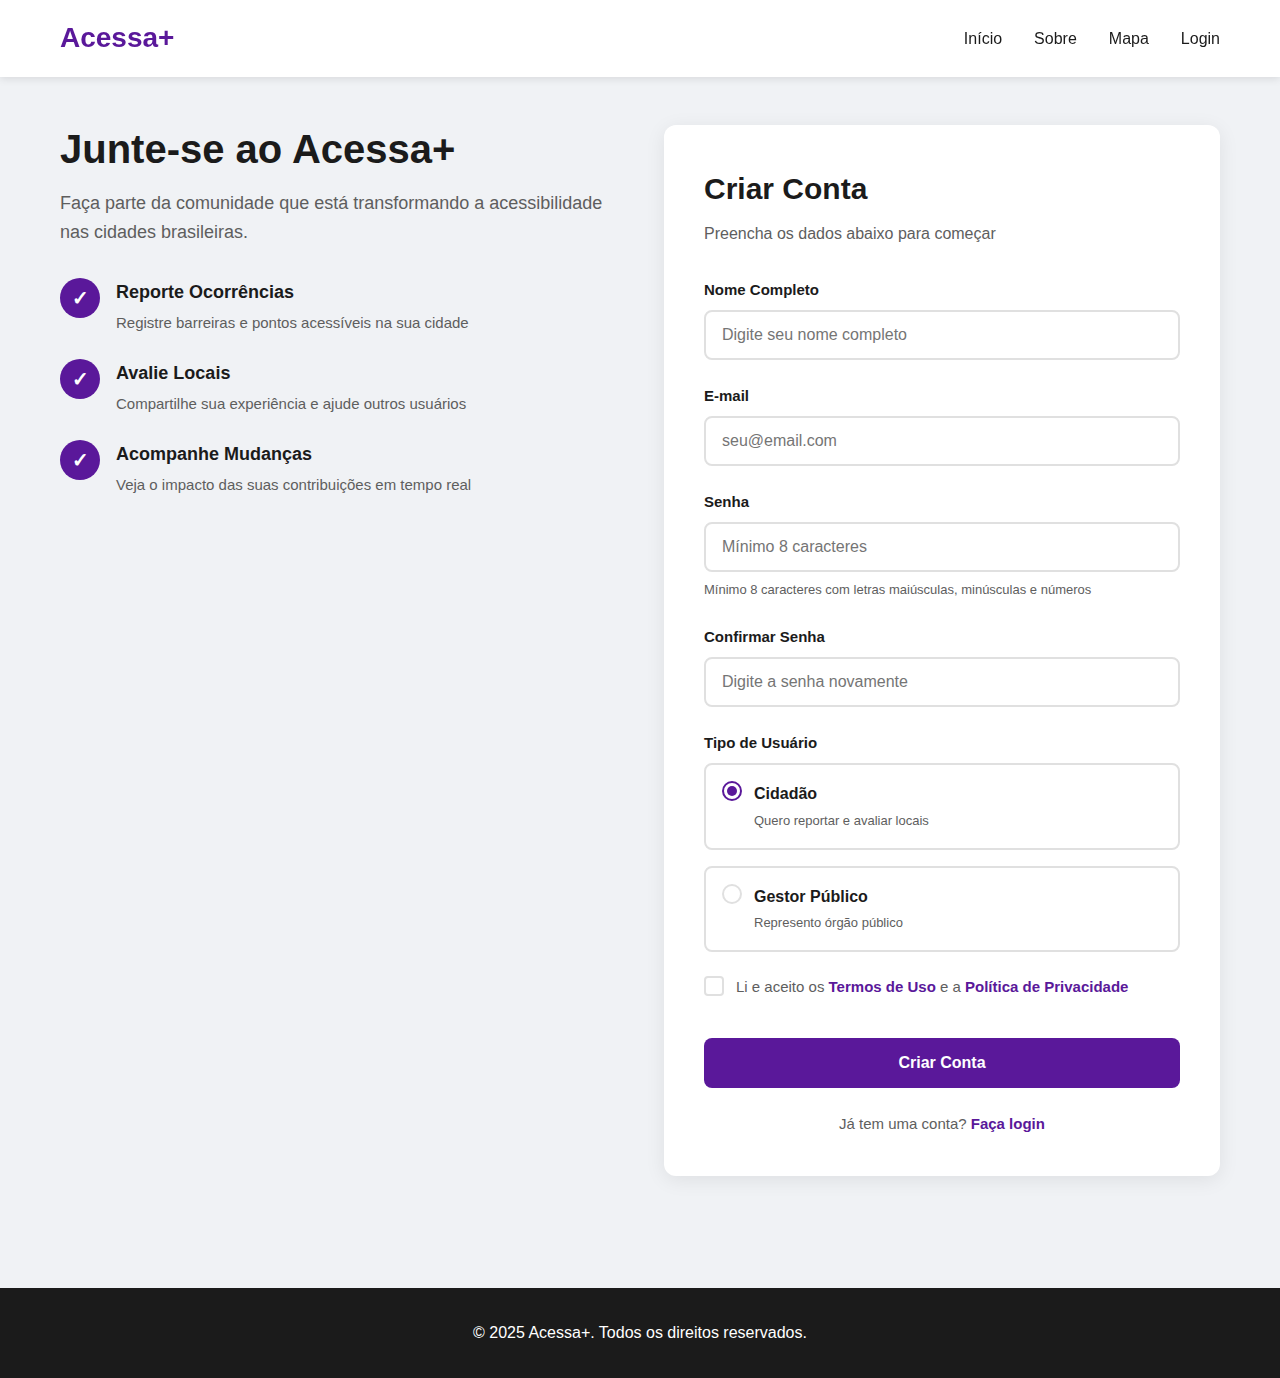
<file: codigo-fonte/Front/cadastro.html>
<!DOCTYPE html>
<html lang="pt-BR">
<head>
    <meta charset="UTF-8">
    <meta name="viewport" content="width=device-width, initial-scale=1.0">
    <meta name="description" content="Cadastre-se no Acessa+ e ajude a mapear a acessibilidade da sua cidade">
    <title>Cadastro - Acessa+</title>
    <link rel="stylesheet" href="cadastro-styles.css">
</head>
<body>
    <header class="header">
        <div class="container">
            <div class="header-content">
                <a href="index.html" class="logo">Acessa+</a>
                <nav class="nav">
                    <a href="index.html" class="nav-link">Início</a>
                    <a href="#" class="nav-link">Sobre</a>
                    <a href="#" class="nav-link">Mapa</a>
                    <a href="#" class="nav-link">Login</a>
                </nav>
            </div>
        </div>
    </header>

    <main class="main-content">
        <div class="container">
            <div class="cadastro-wrapper">
                <div class="cadastro-info">
                    <h1>Junte-se ao Acessa+</h1>
                    <p class="subtitle">Faça parte da comunidade que está transformando a acessibilidade nas cidades brasileiras.</p>
                    
                    <div class="beneficios">
                        <div class="beneficio-item">
                            <div class="beneficio-icon">✓</div>
                            <div>
                                <h3>Reporte Ocorrências</h3>
                                <p>Registre barreiras e pontos acessíveis na sua cidade</p>
                            </div>
                        </div>
                        <div class="beneficio-item">
                            <div class="beneficio-icon">✓</div>
                            <div>
                                <h3>Avalie Locais</h3>
                                <p>Compartilhe sua experiência e ajude outros usuários</p>
                            </div>
                        </div>
                        <div class="beneficio-item">
                            <div class="beneficio-icon">✓</div>
                            <div>
                                <h3>Acompanhe Mudanças</h3>
                                <p>Veja o impacto das suas contribuições em tempo real</p>
                            </div>
                        </div>
                    </div>
                </div>

                <div class="cadastro-form-container">
                    <form class="cadastro-form" action="#" method="POST">
                        <h2>Criar Conta</h2>
                        <p class="form-subtitle">Preencha os dados abaixo para começar</p>

                        <div class="form-group">
                            <label for="nome" class="form-label">Nome Completo</label>
                            <input 
                                type="text" 
                                id="nome" 
                                name="nome" 
                                class="form-input" 
                                placeholder="Digite seu nome completo"
                                required
                                minlength="3"
                                pattern="[A-Za-zÀ-ÿ\s]+"
                                title="Digite seu nome completo (apenas letras)"
                            >
                        </div>

                        <div class="form-group">
                            <label for="email" class="form-label">E-mail</label>
                            <input 
                                type="email" 
                                id="email" 
                                name="email" 
                                class="form-input" 
                                placeholder="seu@email.com"
                                required
                                title="Digite um e-mail válido"
                            >
                        </div>

                        <div class="form-group">
                            <label for="senha" class="form-label">Senha</label>
                            <input 
                                type="password" 
                                id="senha" 
                                name="senha" 
                                class="form-input" 
                                placeholder="Mínimo 8 caracteres"
                                required
                                minlength="8"
                                pattern="(?=.*\d)(?=.*[a-z])(?=.*[A-Z]).{8,}"
                                title="A senha deve ter no mínimo 8 caracteres, incluindo maiúsculas, minúsculas e números"
                            >
                            <small class="form-hint">Mínimo 8 caracteres com letras maiúsculas, minúsculas e números</small>
                        </div>

                        <div class="form-group">
                            <label for="confirmar-senha" class="form-label">Confirmar Senha</label>
                            <input 
                                type="password" 
                                id="confirmar-senha" 
                                name="confirmar-senha" 
                                class="form-input" 
                                placeholder="Digite a senha novamente"
                                required
                                minlength="8"
                                title="As senhas devem ser iguais"
                            >
                        </div>

                        <div class="form-group">
                            <label class="form-label">Tipo de Usuário</label>
                            <div class="radio-group">
                                <label class="radio-label">
                                    <input type="radio" name="tipo_usuario" value="cidadao" checked required>
                                    <span class="radio-custom"></span>
                                    <div class="radio-content">
                                        <strong>Cidadão</strong>
                                        <small>Quero reportar e avaliar locais</small>
                                    </div>
                                </label>
                                <label class="radio-label">
                                    <input type="radio" name="tipo_usuario" value="gestor" required>
                                    <span class="radio-custom"></span>
                                    <div class="radio-content">
                                        <strong>Gestor Público</strong>
                                        <small>Represento órgão público</small>
                                    </div>
                                </label>
                            </div>
                        </div>

                        <div class="form-group">
                            <label class="checkbox-label">
                                <input type="checkbox" name="termos" required>
                                <span class="checkbox-custom"></span>
                                <span class="checkbox-text">
                                    Li e aceito os <a href="#" class="link">Termos de Uso</a> e a <a href="#" class="link">Política de Privacidade</a>
                                </span>
                            </label>
                        </div>

                        <button type="submit" class="btn-submit">Criar Conta</button>

                        <p class="form-footer">
                            Já tem uma conta? <a href="#" class="link">Faça login</a>
                        </p>
                    </form>
                </div>
            </div>
        </div>
    </main>

    <footer class="footer">
        <div class="container">
            <p>&copy; 2025 Acessa+. Todos os direitos reservados.</p>
        </div>
    </footer>
</body>
</html>
</file>
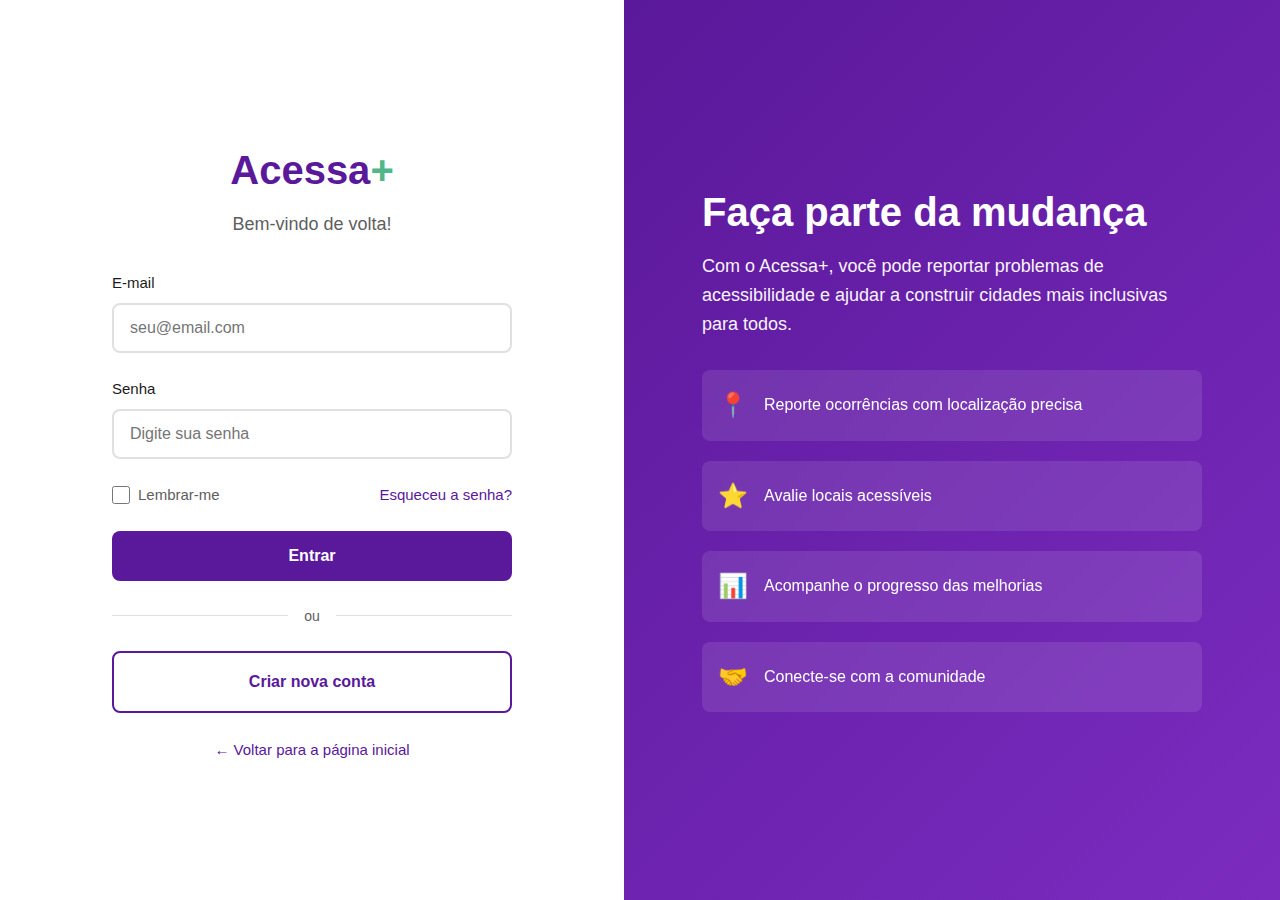
<file: codigo-fonte/Front/login.html>
<!DOCTYPE html>
<html lang="pt-BR">
<head>
    <meta charset="UTF-8">
    <meta name="viewport" content="width=device-width, initial-scale=1.0">
    <meta name="description" content="Faça login no Acessa+ para reportar e acompanhar problemas de acessibilidade">
    <title>Login - Acessa+</title>
    <link rel="stylesheet" href="login-styles.css">
</head>
<body>
    <div class="login-container">
        <div class="login-card">
            <div class="login-header">
                <h1 class="logo">Acessa<span class="logo-plus">+</span></h1>
                <p class="subtitle">Bem-vindo de volta!</p>
            </div>

            <form class="login-form" action="#" method="POST">
                <div class="form-group">
                    <label for="email">E-mail</label>
                    <input 
                        type="email" 
                        id="email" 
                        name="email" 
                        placeholder="seu@email.com"
                        required
                        autocomplete="email"
                    >
                </div>

                <div class="form-group">
                    <label for="senha">Senha</label>
                    <input 
                        type="password" 
                        id="senha" 
                        name="senha" 
                        placeholder="Digite sua senha"
                        required
                        minlength="6"
                        autocomplete="current-password"
                    >
                </div>

                <div class="form-options">
                    <label class="checkbox-container">
                        <input type="checkbox" name="lembrar" id="lembrar">
                        <span class="checkbox-label">Lembrar-me</span>
                    </label>
                    <a href="recuperar-senha.html" class="link-secundario">Esqueceu a senha?</a>
                </div>

                <button type="submit" class="btn-primary">Entrar</button>

                <div class="divider">
                    <span>ou</span>
                </div>

                <a href="cadastro.html" class="btn-secondary">Criar nova conta</a>

                <p class="back-home">
                    <a href="index.html" class="link-secundario">← Voltar para a página inicial</a>
                </p>
            </form>
        </div>

        <div class="login-info">
            <div class="info-content">
                <h2>Faça parte da mudança</h2>
                <p>Com o Acessa+, você pode reportar problemas de acessibilidade e ajudar a construir cidades mais inclusivas para todos.</p>
                
                <div class="features-list">
                    <div class="feature-item">
                        <span class="feature-icon">📍</span>
                        <span>Reporte ocorrências com localização precisa</span>
                    </div>
                    <div class="feature-item">
                        <span class="feature-icon">⭐</span>
                        <span>Avalie locais acessíveis</span>
                    </div>
                    <div class="feature-item">
                        <span class="feature-icon">📊</span>
                        <span>Acompanhe o progresso das melhorias</span>
                    </div>
                    <div class="feature-item">
                        <span class="feature-icon">🤝</span>
                        <span>Conecte-se com a comunidade</span>
                    </div>
                </div>
            </div>
        </div>
    </div>
</body>
</html>
</file>
<file: codigo-fonte/Front/cadastro-styles.css>
:root {
    --cor-primaria: #5A189A;
    --cor-sucesso: #52B788;
    --cor-alerta: #FFD60A;
    --cor-erro: #E63946;
    --fundo-principal: #FFFFFF;
    --fundo-secundario: #F0F2F5;
    --texto-principal: #1B1B1B;
    --texto-secundario: #5E5E5E;
    --borda: #E0E0E0;
}

* {
    margin: 0;
    padding: 0;
    box-sizing: border-box;
}

body {
    font-family: -apple-system, BlinkMacSystemFont, 'Segoe UI', Roboto, Oxygen, Ubuntu, Cantarell, sans-serif;
    background-color: var(--fundo-secundario);
    color: var(--texto-principal);
    line-height: 1.6;
}

.container {
    max-width: 1200px;
    margin: 0 auto;
    padding: 0 20px;
}

/* Header */
.header {
    background-color: var(--fundo-principal);
    box-shadow: 0 2px 8px rgba(0, 0, 0, 0.1);
    position: sticky;
    top: 0;
    z-index: 100;
}

.header-content {
    display: flex;
    justify-content: space-between;
    align-items: center;
    padding: 1rem 0;
}

.logo {
    font-size: 1.75rem;
    font-weight: 700;
    color: var(--cor-primaria);
    text-decoration: none;
}

.nav {
    display: flex;
    gap: 2rem;
}

.nav-link {
    color: var(--texto-principal);
    text-decoration: none;
    font-weight: 500;
    transition: color 0.3s;
}

.nav-link:hover {
    color: var(--cor-primaria);
}

/* Main Content */
.main-content {
    padding: 3rem 0;
    min-height: calc(100vh - 200px);
}

.cadastro-wrapper {
    display: grid;
    grid-template-columns: 1fr 1fr;
    gap: 3rem;
    align-items: start;
}

/* Cadastro Info */
.cadastro-info h1 {
    font-size: 2.5rem;
    color: var(--texto-principal);
    margin-bottom: 1rem;
    line-height: 1.2;
}

.subtitle {
    font-size: 1.125rem;
    color: var(--texto-secundario);
    margin-bottom: 2rem;
}

.beneficios {
    display: flex;
    flex-direction: column;
    gap: 1.5rem;
}

.beneficio-item {
    display: flex;
    gap: 1rem;
    align-items: start;
}

.beneficio-icon {
    width: 40px;
    height: 40px;
    background-color: var(--cor-primaria);
    color: var(--fundo-principal);
    border-radius: 50%;
    display: flex;
    align-items: center;
    justify-content: center;
    font-weight: 700;
    font-size: 1.25rem;
    flex-shrink: 0;
}

.beneficio-item h3 {
    font-size: 1.125rem;
    margin-bottom: 0.25rem;
    color: var(--texto-principal);
}

.beneficio-item p {
    color: var(--texto-secundario);
    font-size: 0.9375rem;
}

/* Form Container */
.cadastro-form-container {
    background-color: var(--fundo-principal);
    border-radius: 12px;
    padding: 2.5rem;
    box-shadow: 0 4px 20px rgba(0, 0, 0, 0.08);
}

.cadastro-form h2 {
    font-size: 1.875rem;
    color: var(--texto-principal);
    margin-bottom: 0.5rem;
}

.form-subtitle {
    color: var(--texto-secundario);
    margin-bottom: 2rem;
}

/* Form Groups */
.form-group {
    margin-bottom: 1.5rem;
}

.form-label {
    display: block;
    font-weight: 600;
    color: var(--texto-principal);
    margin-bottom: 0.5rem;
    font-size: 0.9375rem;
}

.form-input {
    width: 100%;
    padding: 0.875rem 1rem;
    border: 2px solid var(--borda);
    border-radius: 8px;
    font-size: 1rem;
    transition: all 0.3s;
    background-color: var(--fundo-principal);
    color: var(--texto-principal);
}

.form-input:focus {
    outline: none;
    border-color: var(--cor-primaria);
    box-shadow: 0 0 0 3px rgba(90, 24, 154, 0.1);
}

.form-input:valid:not(:placeholder-shown) {
    border-color: var(--cor-sucesso);
}

.form-input:invalid:not(:placeholder-shown) {
    border-color: var(--cor-erro);
}

.form-hint {
    display: block;
    margin-top: 0.5rem;
    font-size: 0.8125rem;
    color: var(--texto-secundario);
}

/* Radio Buttons */
.radio-group {
    display: flex;
    flex-direction: column;
    gap: 1rem;
}

.radio-label {
    display: flex;
    align-items: start;
    gap: 0.75rem;
    padding: 1rem;
    border: 2px solid var(--borda);
    border-radius: 8px;
    cursor: pointer;
    transition: all 0.3s;
    position: relative;
}

.radio-label:hover {
    border-color: var(--cor-primaria);
    background-color: rgba(90, 24, 154, 0.02);
}

.radio-label input[type="radio"] {
    position: absolute;
    opacity: 0;
}

.radio-custom {
    width: 20px;
    height: 20px;
    border: 2px solid var(--borda);
    border-radius: 50%;
    position: relative;
    flex-shrink: 0;
    transition: all 0.3s;
}

.radio-label input[type="radio"]:checked ~ .radio-custom {
    border-color: var(--cor-primaria);
}

.radio-label input[type="radio"]:checked ~ .radio-custom::after {
    content: '';
    position: absolute;
    top: 50%;
    left: 50%;
    transform: translate(-50%, -50%);
    width: 10px;
    height: 10px;
    background-color: var(--cor-primaria);
    border-radius: 50%;
}

.radio-label input[type="radio"]:checked ~ .radio-content {
    color: var(--cor-primaria);
}

.radio-content {
    display: flex;
    flex-direction: column;
    gap: 0.25rem;
}

.radio-content strong {
    font-size: 1rem;
    color: var(--texto-principal);
}

.radio-content small {
    font-size: 0.8125rem;
    color: var(--texto-secundario);
}

/* Checkbox */
.checkbox-label {
    display: flex;
    align-items: start;
    gap: 0.75rem;
    cursor: pointer;
}

.checkbox-label input[type="checkbox"] {
    position: absolute;
    opacity: 0;
}

.checkbox-custom {
    width: 20px;
    height: 20px;
    border: 2px solid var(--borda);
    border-radius: 4px;
    position: relative;
    flex-shrink: 0;
    transition: all 0.3s;
}

.checkbox-label input[type="checkbox"]:checked ~ .checkbox-custom {
    background-color: var(--cor-primaria);
    border-color: var(--cor-primaria);
}

.checkbox-label input[type="checkbox"]:checked ~ .checkbox-custom::after {
    content: '✓';
    position: absolute;
    top: 50%;
    left: 50%;
    transform: translate(-50%, -50%);
    color: var(--fundo-principal);
    font-weight: 700;
    font-size: 0.875rem;
}

.checkbox-text {
    font-size: 0.9375rem;
    color: var(--texto-secundario);
    line-height: 1.5;
}

.link {
    color: var(--cor-primaria);
    text-decoration: none;
    font-weight: 600;
}

.link:hover {
    text-decoration: underline;
}

/* Submit Button */
.btn-submit {
    width: 100%;
    padding: 1rem;
    background-color: var(--cor-primaria);
    color: var(--fundo-principal);
    border: none;
    border-radius: 8px;
    font-size: 1rem;
    font-weight: 600;
    cursor: pointer;
    transition: all 0.3s;
    margin-top: 1rem;
}

.btn-submit:hover {
    background-color: #4a1278;
    transform: translateY(-2px);
    box-shadow: 0 4px 12px rgba(90, 24, 154, 0.3);
}

.btn-submit:active {
    transform: translateY(0);
}

/* Form Footer */
.form-footer {
    text-align: center;
    margin-top: 1.5rem;
    color: var(--texto-secundario);
    font-size: 0.9375rem;
}

/* Footer */
.footer {
    background-color: var(--texto-principal);
    color: var(--fundo-principal);
    padding: 2rem 0;
    text-align: center;
    margin-top: 4rem;
}

/* Responsive */
@media (max-width: 968px) {
    .cadastro-wrapper {
        grid-template-columns: 1fr;
        gap: 2rem;
    }

    .cadastro-info {
        text-align: center;
    }

    .beneficio-item {
        flex-direction: column;
        align-items: center;
        text-align: center;
    }

    .nav {
        gap: 1rem;
    }
}

@media (max-width: 640px) {
    .header-content {
        flex-direction: column;
        gap: 1rem;
    }

    .cadastro-info h1 {
        font-size: 2rem;
    }

    .cadastro-form-container {
        padding: 1.5rem;
    }

    .nav {
        flex-wrap: wrap;
        justify-content: center;
    }
}
</file>
<file: codigo-fonte/Front/login-styles.css>
:root {
    --cor-primaria: #5A189A;
    --cor-sucesso: #52B788;
    --cor-alerta: #FFD60A;
    --cor-erro: #E63946;
    --fundo-principal: #FFFFFF;
    --fundo-secundario: #F0F2F5;
    --texto-principal: #1B1B1B;
    --texto-secundario: #5E5E5E;
    --borda: #E0E0E0;
}

* {
    margin: 0;
    padding: 0;
    box-sizing: border-box;
}

body {
    font-family: -apple-system, BlinkMacSystemFont, 'Segoe UI', Roboto, Oxygen, Ubuntu, Cantarell, sans-serif;
    background-color: var(--fundo-secundario);
    color: var(--texto-principal);
    line-height: 1.6;
    min-height: 100vh;
}

.login-container {
    display: flex;
    min-height: 100vh;
}

.login-card {
    flex: 1;
    display: flex;
    flex-direction: column;
    justify-content: center;
    align-items: center;
    padding: 2rem;
    background-color: var(--fundo-principal);
}

.login-header {
    text-align: center;
    margin-bottom: 2rem;
}

.logo {
    font-size: 2.5rem;
    font-weight: 700;
    color: var(--cor-primaria);
    margin-bottom: 0.5rem;
}

.logo-plus {
    color: var(--cor-sucesso);
}

.subtitle {
    font-size: 1.125rem;
    color: var(--texto-secundario);
}

.login-form {
    width: 100%;
    max-width: 400px;
}

.form-group {
    margin-bottom: 1.5rem;
}

.form-group label {
    display: block;
    margin-bottom: 0.5rem;
    font-weight: 500;
    color: var(--texto-principal);
    font-size: 0.9375rem;
}

.form-group input {
    width: 100%;
    padding: 0.875rem 1rem;
    border: 2px solid var(--borda);
    border-radius: 8px;
    font-size: 1rem;
    transition: all 0.3s ease;
    background-color: var(--fundo-principal);
    color: var(--texto-principal);
}

.form-group input:focus {
    outline: none;
    border-color: var(--cor-primaria);
    box-shadow: 0 0 0 3px rgba(90, 24, 154, 0.1);
}

.form-group input:valid {
    border-color: var(--cor-sucesso);
}

.form-group input:invalid:not(:placeholder-shown) {
    border-color: var(--cor-erro);
}

.form-options {
    display: flex;
    justify-content: space-between;
    align-items: center;
    margin-bottom: 1.5rem;
    flex-wrap: wrap;
    gap: 0.5rem;
}

.checkbox-container {
    display: flex;
    align-items: center;
    cursor: pointer;
}

.checkbox-container input[type="checkbox"] {
    width: 18px;
    height: 18px;
    margin-right: 0.5rem;
    cursor: pointer;
    accent-color: var(--cor-primaria);
}

.checkbox-label {
    font-size: 0.9375rem;
    color: var(--texto-secundario);
}

.link-secundario {
    color: var(--cor-primaria);
    text-decoration: none;
    font-size: 0.9375rem;
    font-weight: 500;
    transition: color 0.3s ease;
}

.link-secundario:hover {
    color: #7b2cbf;
    text-decoration: underline;
}

.btn-primary {
    width: 100%;
    padding: 1rem;
    background-color: var(--cor-primaria);
    color: white;
    border: none;
    border-radius: 8px;
    font-size: 1rem;
    font-weight: 600;
    cursor: pointer;
    transition: all 0.3s ease;
}

.btn-primary:hover {
    background-color: #7b2cbf;
    transform: translateY(-2px);
    box-shadow: 0 4px 12px rgba(90, 24, 154, 0.3);
}

.btn-primary:active {
    transform: translateY(0);
}

.divider {
    display: flex;
    align-items: center;
    text-align: center;
    margin: 1.5rem 0;
    color: var(--texto-secundario);
}

.divider::before,
.divider::after {
    content: '';
    flex: 1;
    border-bottom: 1px solid var(--borda);
}

.divider span {
    padding: 0 1rem;
    font-size: 0.875rem;
}

.btn-secondary {
    display: block;
    width: 100%;
    padding: 1rem;
    background-color: transparent;
    color: var(--cor-primaria);
    border: 2px solid var(--cor-primaria);
    border-radius: 8px;
    font-size: 1rem;
    font-weight: 600;
    text-align: center;
    text-decoration: none;
    cursor: pointer;
    transition: all 0.3s ease;
}

.btn-secondary:hover {
    background-color: var(--cor-primaria);
    color: white;
    transform: translateY(-2px);
    box-shadow: 0 4px 12px rgba(90, 24, 154, 0.2);
}

.back-home {
    text-align: center;
    margin-top: 1.5rem;
}

.login-info {
    flex: 1;
    background: linear-gradient(135deg, var(--cor-primaria) 0%, #7b2cbf 100%);
    color: white;
    display: flex;
    align-items: center;
    justify-content: center;
    padding: 3rem;
}

.info-content {
    max-width: 500px;
}

.info-content h2 {
    font-size: 2.5rem;
    margin-bottom: 1rem;
    line-height: 1.2;
}

.info-content > p {
    font-size: 1.125rem;
    margin-bottom: 2rem;
    opacity: 0.95;
    line-height: 1.6;
}

.features-list {
    display: flex;
    flex-direction: column;
    gap: 1.25rem;
}

.feature-item {
    display: flex;
    align-items: center;
    gap: 1rem;
    padding: 1rem;
    background-color: rgba(255, 255, 255, 0.1);
    border-radius: 8px;
    backdrop-filter: blur(10px);
}

.feature-icon {
    font-size: 1.5rem;
    flex-shrink: 0;
}

.feature-item span:last-child {
    font-size: 1rem;
    line-height: 1.4;
}

/* Responsividade */
@media (max-width: 968px) {
    .login-container {
        flex-direction: column;
    }

    .login-info {
        order: -1;
        padding: 2rem;
    }

    .info-content h2 {
        font-size: 2rem;
    }

    .info-content > p {
        font-size: 1rem;
    }

    .features-list {
        gap: 1rem;
    }

    .feature-item {
        padding: 0.75rem;
    }
}

@media (max-width: 480px) {
    .login-card {
        padding: 1.5rem;
    }

    .logo {
        font-size: 2rem;
    }

    .subtitle {
        font-size: 1rem;
    }

    .form-options {
        flex-direction: column;
        align-items: flex-start;
    }

    .info-content h2 {
        font-size: 1.75rem;
    }

    .feature-icon {
        font-size: 1.25rem;
    }
}
</file>
